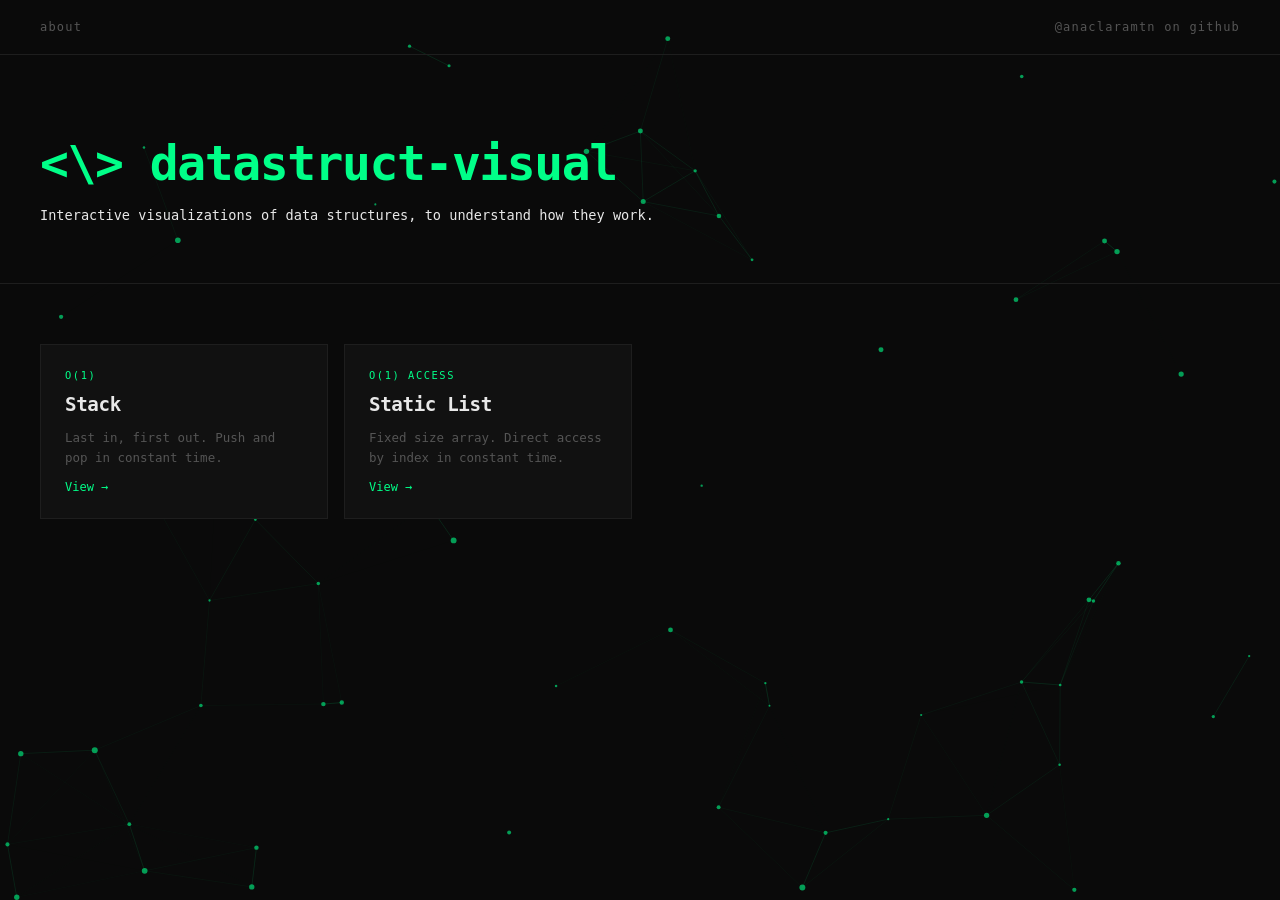
<file: index.html>
<!DOCTYPE html>
<html lang="en">
<head>
    <meta charset="UTF-8">
    <meta name="viewport" content="width=device-width, initial-scale=1.0">
    <title>datastruct-visual</title>
    <link rel="stylesheet" href="css/style.css">
    <link rel="icon" href="data:image/svg+xml,<svg xmlns='http://www.w3.org/2000/svg' viewBox='0 0 100 100'><text y='.9em' font-size='90' fill='%2302b337'>{}</text></svg>">
</head>
<body>
    <canvas id="constellation"></canvas>
    <script src="js/constellation.js"></script>

    <nav>
        <a class="nav-link" href="about/index.html">about</a>
        <a class="nav-link" href="https://github.com/anaclaramtn" target="_blank">@anaclaramtn on github</a>
    </nav>

    <main>
        <section class="hero">
            <h1> <\> datastruct-visual</h1>
            <p>Interactive visualizations of data structures, to understand how they work.</p>
        </section>

        <section class="grid-section">
        <div class="card">
            <span class="card-tag">O(1)</span>
            <h2>Stack</h2>
            <p>Last in, first out. Push and pop in constant time.</p>
            <a href="structures/stack/index.html">View →</a>
        </div>

        <div class="card">
            <span class="card-tag">O(1) access</span>
            <h2>Static List</h2>
            <p>Fixed size array. Direct access by index in constant time.</p>
            <a href="structures/static-list/index.html">View →</a>
        </div>
        </section>
    </main>
</body>
</html>
</file>
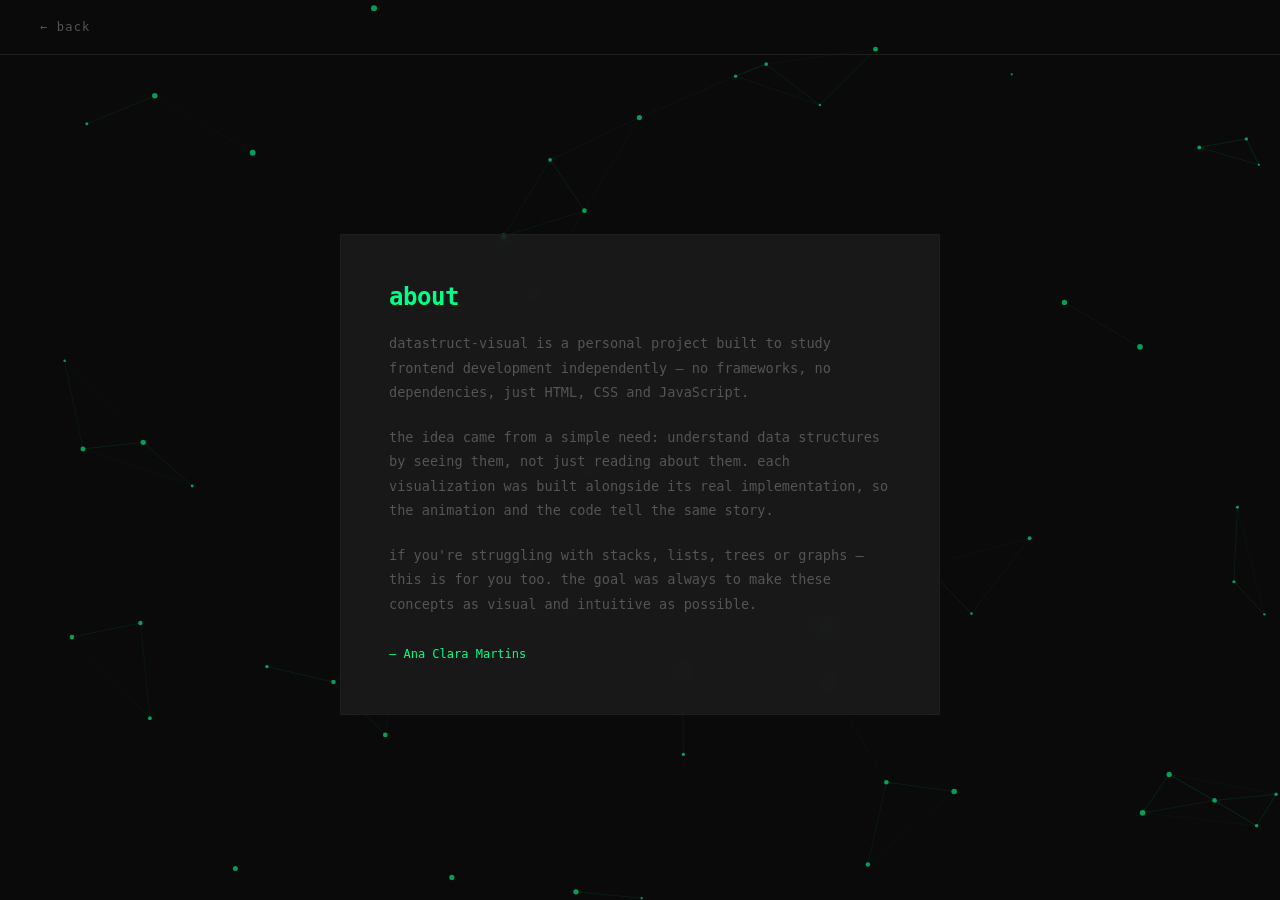
<file: about/index.html>
<!DOCTYPE html>
<html lang="en">
<head>
    <meta charset="UTF-8">
    <meta name="viewport" content="width=device-width, initial-scale=1.0">
    <title>about — datastruct-visual</title>
    <link rel="stylesheet" href="../css/style.css">
    <link rel="stylesheet" href="style.css">
    <link rel="icon" href="data:image/svg+xml,<svg xmlns='http://www.w3.org/2000/svg' viewBox='0 0 100 100'><text y='.9em' font-size='90' fill='%2302b337'>{}</text></svg>">
</head>
<body>
    <canvas id="constellation"></canvas>

    <nav>
        <a class="nav-link" href="../index.html">← back</a>
    </nav>

    <main class="about-main">
    <div class="about-box">
    <h1>about</h1>
        <p>
        datastruct-visual is a personal project built to study frontend development 
        independently — no frameworks, no dependencies, just HTML, CSS and JavaScript.
        </p>

        <p>
        the idea came from a simple need: understand data structures by seeing them, 
        not just reading about them. each visualization was built alongside its real 
        implementation, so the animation and the code tell the same story.
        </p>

        <p>
        if you're struggling with stacks, lists, trees or graphs — this is for you too. 
        the goal was always to make these concepts as visual and intuitive as possible.
        </p>

        <p style="color: var(--accent); font-size: 0.75rem; margin-top: 8px;">
        — Ana Clara Martins
        </p>
    </div>

    <script src="../js/constellation.js"></script>
</body>
</html>
</file>
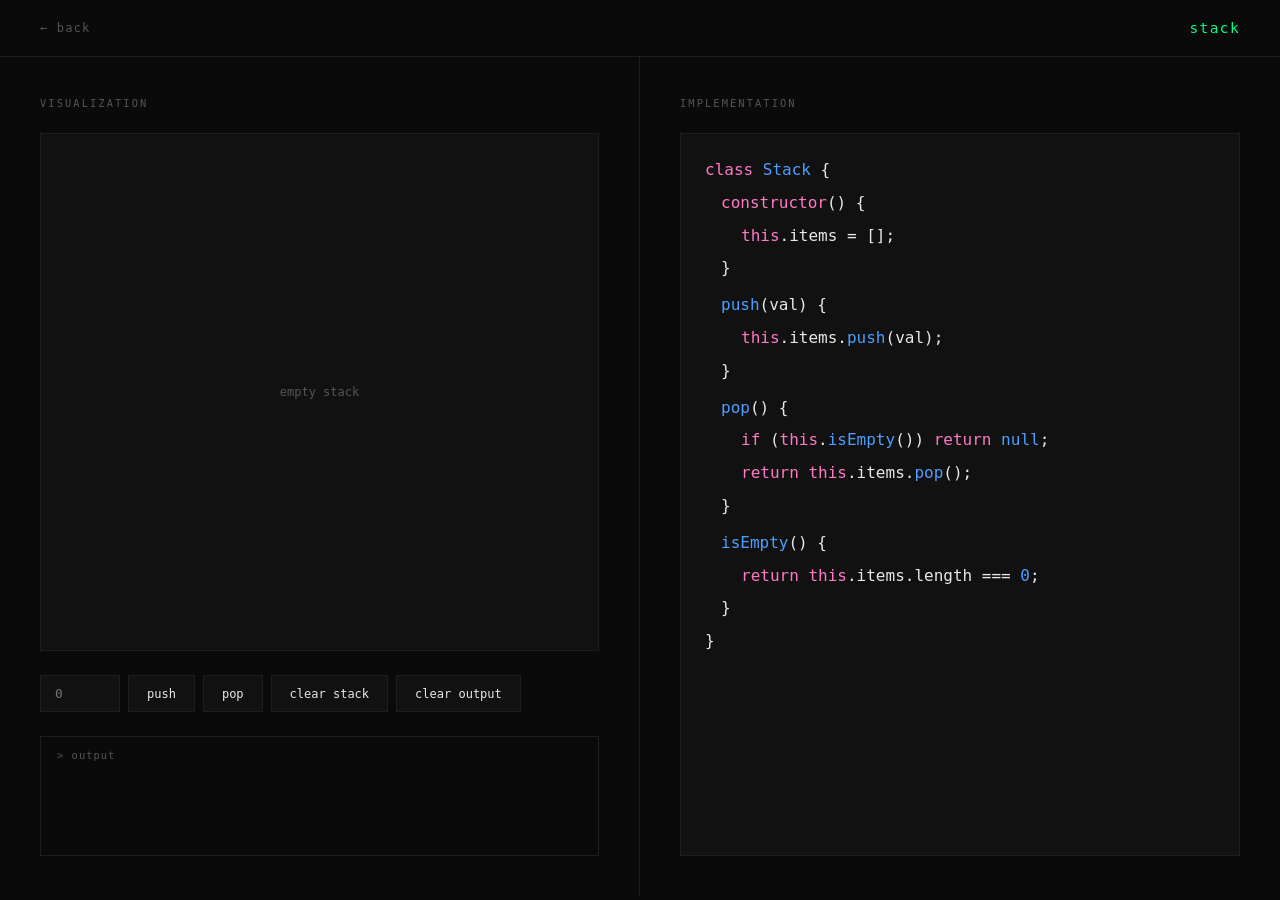
<file: structures/stack/index.html>
<!DOCTYPE html>
<html lang="en">
<head>
  <meta charset="UTF-8">
  <meta name="viewport" content="width=device-width, initial-scale=1.0">
  <title>stack — datastruct-visual</title>
  <link rel="stylesheet" href="../../css/style.css">
  <link rel="stylesheet" href="stack.css">
  <link rel="icon" href="data:image/svg+xml,<svg xmlns='http://www.w3.org/2000/svg' viewBox='0 0 100 100'><text y='.9em' font-size='90' fill='%2302b337'>{}</text></svg>">

</head>
<body>   
  <nav>
    <a class="nav-link" href="../../index.html">← back</a>
    <span class="nav-title" >stack</span>
  </nav>

  <div class="ds-layout">

    <div class="visualizer">
      <div class="panel-label">visualization</div>
      <div class="canvas-area" id="canvas"></div>
      <div class="controls">
        <input type="number" id="val-input" placeholder="0" min="0" max="999">
        <button id="btn-insert">push</button>
        <button id="btn-remove">pop</button>
        <button id="btn-clear">clear stack</button>
        <button id="btn-clear-output">clear output</button>
      </div>
      <div class="log-area" id="log"></div>
    </div>

    <div class="code-panel">
      <div class="panel-label">implementation</div>
      <div class="code-block" id="code-block">
        <div class="code-line" id="cl-class"><span class="kw">class</span> <span class="fn">Stack</span> {</div>
        <div class="code-line indent" id="cl-constructor">  <span class="kw">constructor</span>() {</div>
        <div class="code-line indent-2" id="cl-items">    <span class="kw">this</span>.items = [];</div>
        <div class="code-line indent">  }</div>
        <div class="code-line"> </div>
        <div class="code-line indent" id="cl-push">  <span class="fn">push</span>(val) {</div>
        <div class="code-line indent-2" id="cl-push-body">    <span class="kw">this</span>.items.<span class="fn">push</span>(val);</div>
        <div class="code-line indent">  }</div>
        <div class="code-line"> </div>
        <div class="code-line indent" id="cl-pop">  <span class="fn">pop</span>() {</div>
        <div class="code-line indent-2" id="cl-pop-check">    <span class="kw">if</span> (<span class="kw">this</span>.<span class="fn">isEmpty</span>()) <span class="kw">return</span> <span class="fn">null</span>;</div>
        <div class="code-line indent-2" id="cl-pop-body">    <span class="kw">return</span> <span class="kw">this</span>.items.<span class="fn">pop</span>();</div>
        <div class="code-line indent">  }</div>
        <div class="code-line"> </div>
        <div class="code-line indent" id="cl-isempty">  <span class="fn">isEmpty</span>() {</div>
        <div class="code-line indent-2" id="cl-isempty-body">    <span class="kw">return</span> <span class="kw">this</span>.items.length === <span class="fn">0</span>;</div>
        <div class="code-line indent">  }</div>
        <div class="code-line">}</div>
      </div>
    </div>

  </div>

  <script src="stack.js"></script>
</body>
</html>
</file>
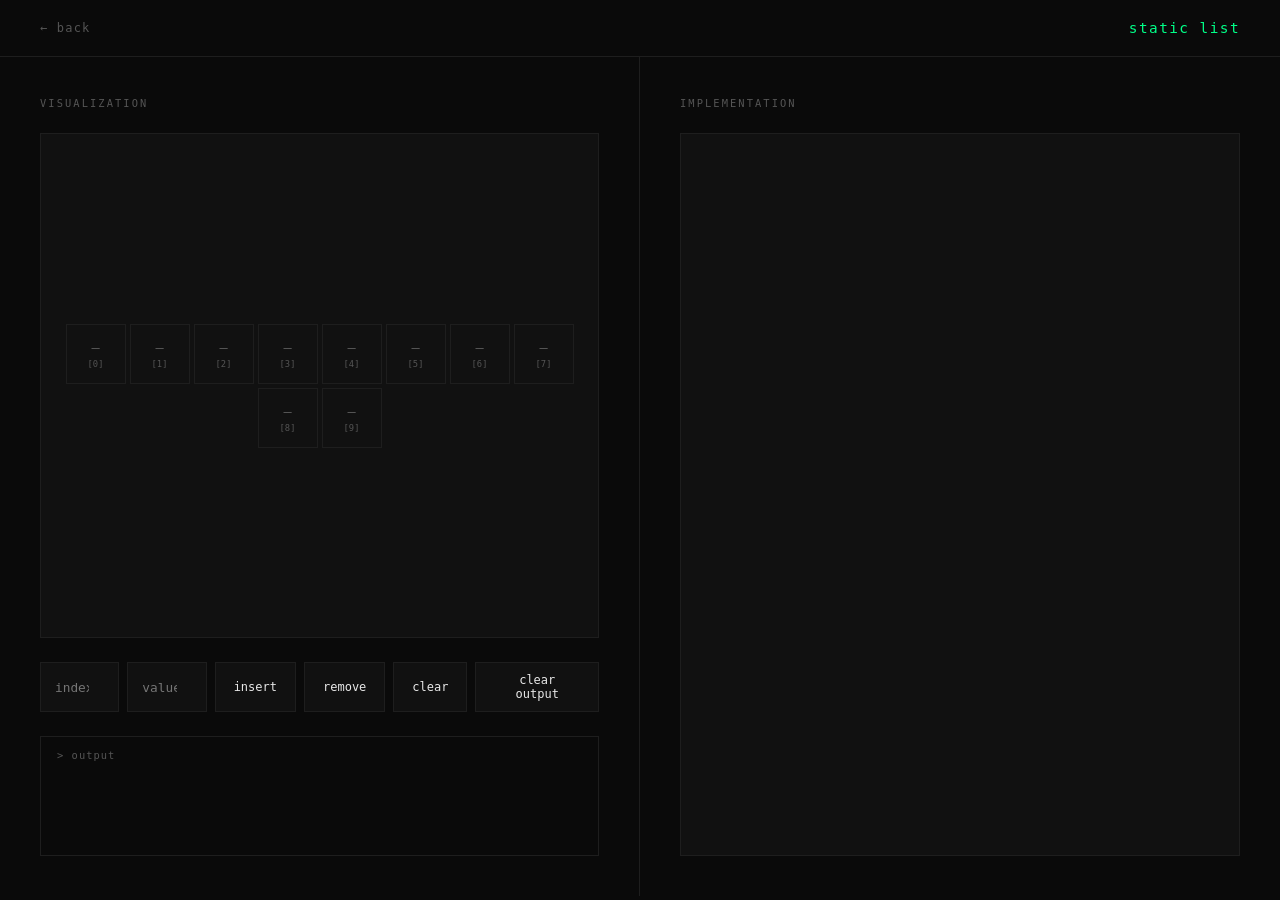
<file: structures/static-list/index.html>
<!DOCTYPE html>
<html lang="en">
<head>
    <meta charset="UTF-8">
    <meta name="viewport" content="width=device-width, initial-scale=1.0">
    <title>Static List — datastruct-visual</title>
    <link rel="stylesheet" href="../../css/style.css">
    <link rel="stylesheet" href="static-list.css">
    <link rel="icon" href="data:image/svg+xml,<svg xmlns='http://www.w3.org/2000/svg' viewBox='0 0 100 100'><text y='.9em' font-size='90' fill='%2302b337'>{}</text></svg>">
</head>
<body>

    <nav>
      <a class="nav-link" href="../../index.html">← back</a>
      <span class="nav-title" >static list</span>
    </nav>

    <div class="ds-layout">

    <div class="visualizer">
      <div class="panel-label">visualization</div>
      <div class="canvas-area" id="canvas"></div>
      <div class="controls">
        <input type="number" id="index-input" placeholder="index" min="0" max="9">
        <input type="number" id="val-input" placeholder="value" min="0" max="999">
        <button id="btn-insert">insert</button>
        <button id="btn-remove">remove</button>
        <button id="btn-clear">clear</button>
        <button id="btn-clear-output">clear output</button>
      </div>
      <div class="log-area" id="log">
      </div>
    </div>

    <div class="code-panel">
      <div class="panel-label">implementation</div>
      <div class="code-block" id="code-block"></div>
    </div>

  </div>

  <script src="static-list.js"></script>
</body>
</html>
</file>
<file: css/style.css>
* {
  margin: 0;
  padding: 0;
  box-sizing: border-box;
}

:root {
  --bg: #0a0a0a;
  --surface: #111111;
  --border: #1e1e1e;
  --accent: #00ff88;
  --text: #e8e8e8;
  --muted: #555555;
  --matrix: #02b337;
}

body {
  background: var(--bg);
  color: var(--text);
  font-family: monospace;
  min-height: 100vh;
}

nav {
  padding: 20px 40px;
  border-bottom: 1px solid var(--border);
  display: flex;
  align-items: center;
  justify-content: space-between;
  gap: 24px;
}

.nav-link {
  color: var(--muted);
  text-decoration: none;
  font-size: 0.75rem;
  letter-spacing: 0.1em;
  transition: color 0.2s;
}

.nav-link:hover {
  color: var(--accent);
}

.nav-title {
  font-size: 0.9rem;
  letter-spacing: 0.1em;
  color: var(--accent);
}

.hero {
  padding: 80px 40px 60px;
  border-bottom: 1px solid var(--border);
  color: var(--accent);
}

.hero h1 {
  font-size: 3rem;
  letter-spacing: -0.03em;
  margin-bottom: 16px;
}

.hero p {
  font-size: 0.85rem;
  color: var(--text);
}

.grid-section {
  padding: 60px 40px;
  display: grid;
  grid-template-columns: repeat(auto-fill, minmax(240px, 1fr));
  gap: 16px;
}

.card {
  background: var(--surface);
  border: 1px solid var(--border);
  padding: 24px;
  display: flex;
  flex-direction: column;
  gap: 12px;
}

.card-tag {
  font-size: 0.65rem;
  letter-spacing: 0.15em;
  color: var(--accent);
  text-transform: uppercase;
}

.card h2 {
  font-size: 1.2rem;
  letter-spacing: -0.02em;
}

.card p {
  font-size: 0.78rem;
  color: var(--muted);
  line-height: 1.6;
}

.card a {
  font-size: 0.75rem;
  color: var(--accent);
  text-decoration: none;
  margin-top: auto;
}

.card a:hover {
  text-decoration: underline;
}

#constellation {
  position: fixed;
  top: 0;
  left: 0;
  width: 100%;
  height: 100%;
  z-index: -1;
}
</file>
<file: about/style.css>
.about-main {
  display: flex;
  align-items: center;
  justify-content: center;
  min-height: calc(100vh - 61px);
}

.about-box {
  background: rgba(30, 30, 30, 0.7);
  border: 1px solid var(--border);
  backdrop-filter: blur(8px);
  padding: 48px;
  max-width: 600px;
  width: 100%;
  display: flex;
  flex-direction: column;
  gap: 20px;
}

.about-box h1 {
  font-size: 1.5rem;
  letter-spacing: -0.02em;
  color: var(--accent);
}

.about-box p {
  font-size: 0.85rem;
  color: var(--muted);
  line-height: 1.8;
}
</file>
<file: structures/stack/stack.css>
.ds-layout {
  display: grid;
  grid-template-columns: 1fr 1fr;
  min-height: calc(100vh - 61px);
}

.visualizer {
  border-right: 1px solid var(--border);
  padding: 40px;
  display: flex;
  flex-direction: column;
  gap: 24px;
}

.code-panel {
  padding: 40px;
  display: flex;
  flex-direction: column;
  gap: 24px;
}

.panel-label {
  font-size: 0.65rem;
  letter-spacing: 0.2em;
  text-transform: uppercase;
  color: var(--muted);
}

.canvas-area {
  flex: 1;
  background: var(--surface);
  border: 1px solid var(--border);
  min-height: 300px;
  display: flex;
  align-items: center;
  justify-content: center;
}

.controls {
  display: flex;
  gap: 8px;
}

.controls input {
  background: var(--surface);
  border: 1px solid var(--border);
  color: var(--text);
  padding: 10px 14px;
  font-family: monospace;
  font-size: 0.8rem;
  width: 80px;
  outline: none;
}

.controls input:focus {
  border-color: var(--accent);
}

.controls button {
  padding: 10px 18px;
  font-family: monospace;
  font-size: 0.75rem;
  cursor: pointer;
  border: 1px solid var(--border);
  background: var(--surface);
  color: var(--text);
  text-transform: lowercase;
  transition: all 0.2s;
}

.controls button:hover {
  border-color: var(--accent);
  color: var(--accent);
}

.log-area {
  background: var(--bg);
  border: 1px solid var(--border);
  padding: 12px 16px;
  font-size: 0.72rem;
  height: 120px;
  overflow-y: auto;
  display: flex;
  flex-direction: column;
  gap: 4px;
}

.log-area::before {
  content: '> output';
  color: var(--muted);
  font-size: 0.65rem;
  letter-spacing: 0.1em;
  margin-bottom: 4px;
}

.code-block {
  background: var(--surface);
  border: 1px solid var(--border);
  padding: 20px;
  font-size: 1rem;
  line-height: 1.8;
  flex: 1;
}

@keyframes slideIn {
  from {
    opacity: 0;
    transform: translateY(-20px);
  }
  to {
    opacity: 1;
    transform: translateY(0);
  }
}

@keyframes slideOut {
  from {
    opacity: 1;
    transform: translateY(0);
  }
  to {
    opacity: 0;
    transform: translateY(-20px);
  }
}

.code-line {
  padding: 2px 4px;
  border-radius: 2px;
  transition: background 0.2s;
}

.code-line.active {
  background: rgba(248, 246, 246, 0.336);
  color: white;
}

.kw { color: #ff79c6; }
.fn { color: var(--accent3, #4d9fff); }

.indent {
  padding-left: 20px;
}

.indent-2 {
  padding-left: 40px;
}
</file>
<file: structures/static-list/static-list.css>
.ds-layout {
  display: grid;
  grid-template-columns: 1fr 1fr;
  min-height: calc(100vh - 61px);
}

.visualizer {
  border-right: 1px solid var(--border);
  padding: 40px;
  display: flex;
  flex-direction: column;
  gap: 24px;
}

.code-panel {
  padding: 40px;
  display: flex;
  flex-direction: column;
  gap: 24px;
}

.panel-label {
  font-size: 0.65rem;
  letter-spacing: 0.2em;
  text-transform: uppercase;
  color: var(--muted);
}

.canvas-area {
  flex: 1;
  background: var(--surface);
  border: 1px solid var(--border);
  min-height: 300px;
  display: flex;
  align-items: center;
  justify-content: center;
}

.controls {
  display: flex;
  gap: 8px;
}

.controls input {
  background: var(--surface);
  border: 1px solid var(--border);
  color: var(--text);
  padding: 10px 14px;
  font-family: monospace;
  font-size: 0.8rem;
  width: 80px;
  outline: none;
}

.controls input:focus {
  border-color: var(--accent);
}

.controls button {
  padding: 10px 18px;
  font-family: monospace;
  font-size: 0.75rem;
  cursor: pointer;
  border: 1px solid var(--border);
  background: var(--surface);
  color: var(--text);
  text-transform: lowercase;
  transition: all 0.2s;
}

.controls button:hover {
  border-color: var(--accent);
  color: var(--accent);
}

.log-area {
  background: var(--bg);
  border: 1px solid var(--border);
  padding: 12px 16px;
  font-size: 0.72rem;
  height: 120px;
  overflow-y: auto;
  display: flex;
  flex-direction: column;
  gap: 4px;
}

.log-area::before {
  content: '> output';
  color: var(--muted);
  font-size: 0.65rem;
  letter-spacing: 0.1em;
  margin-bottom: 4px;
}

.code-block {
  background: var(--surface);
  border: 1px solid var(--border);
  padding: 20px;
  font-size: 0.78rem;
  line-height: 1.8;
  flex: 1;
}

@keyframes slideIn {
  from {
    opacity: 0;
    transform: translateY(-20px);
  }
  to {
    opacity: 1;
    transform: translateY(0);
  }
}

@keyframes slideOut {
  from {
    opacity: 1;
    transform: translateY(0);
  }
  to {
    opacity: 0;
    transform: translateY(-20px);
  }
}
</file>
